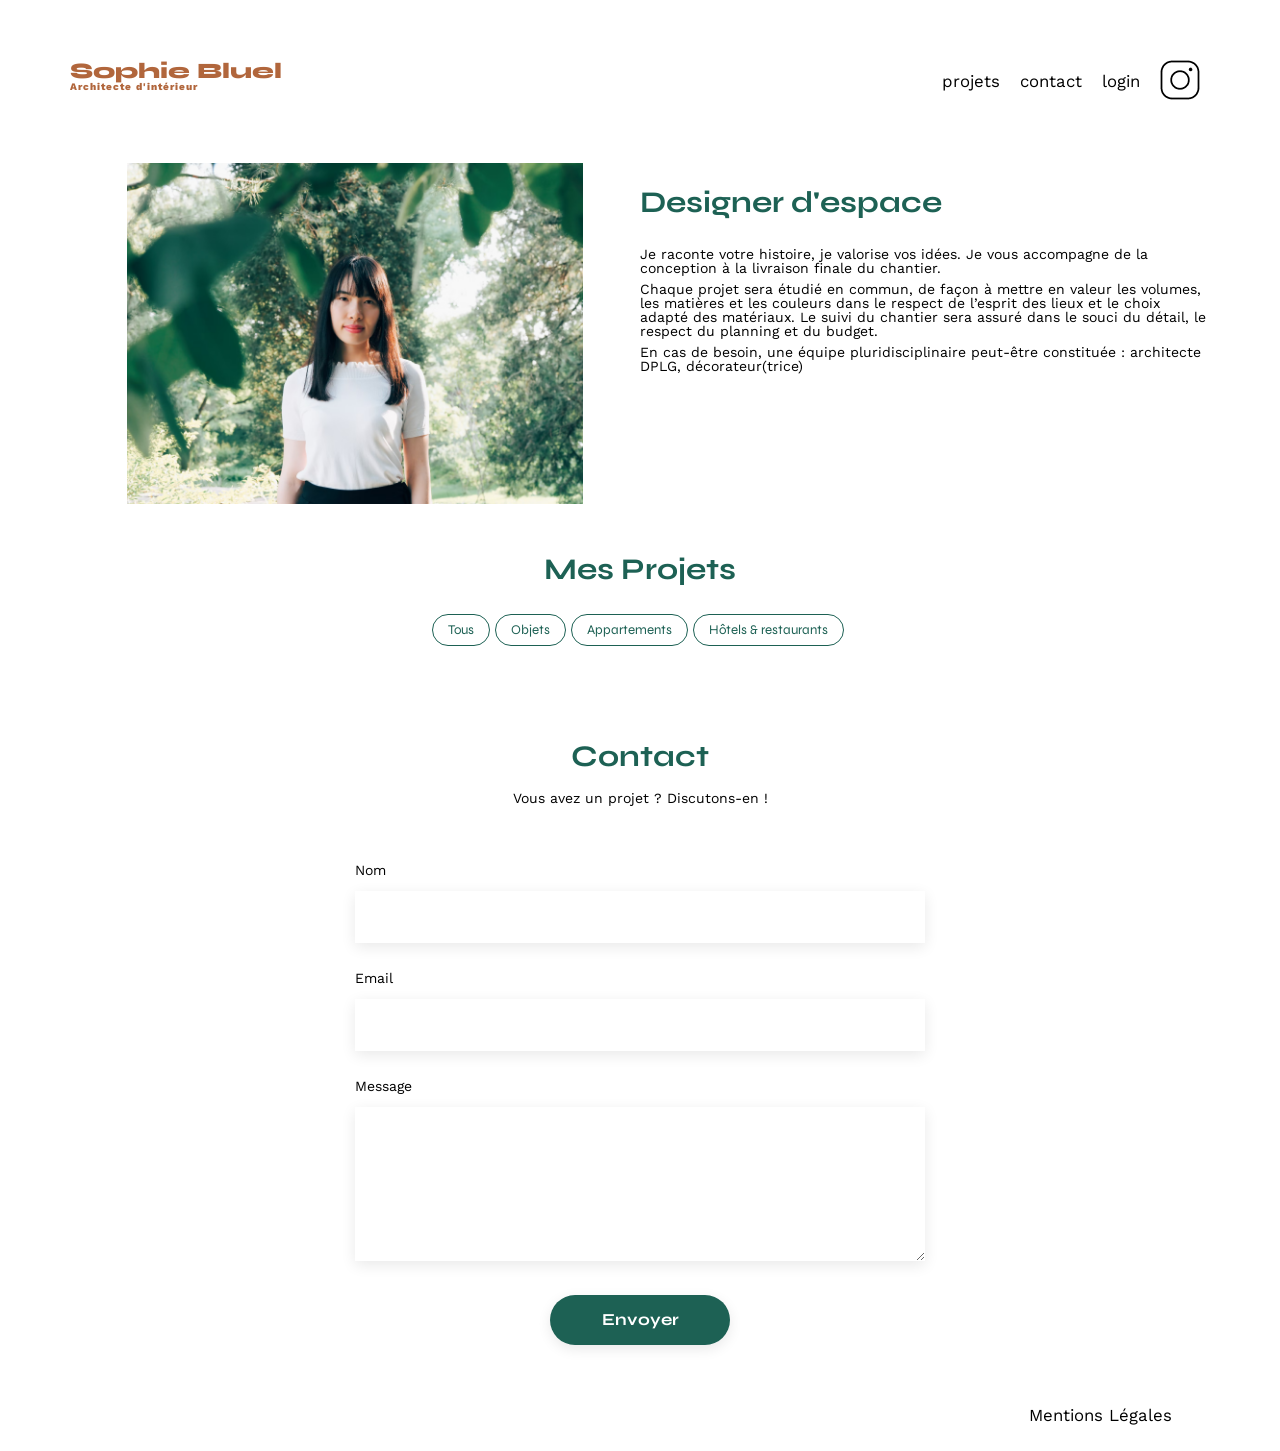
<file: FrontEnd/index.html>
<!DOCTYPE html>
<html lang="fr">

<head>
	<meta charset="UTF-8">
	<title>Sophie Bluel - Architecte d'intérieur</title>
	<meta name="viewport" content="width=device-width, initial-scale=1.0">
	<link rel="preconnect" href="https://fonts.googleapis.com">
	<link rel="preconnect" href="https://fonts.gstatic.com" crossorigin>
	<link href="https://fonts.googleapis.com/css2?family=Syne:wght@700;800&family=Work+Sans&display=swap"
		rel="stylesheet">
	<link rel="stylesheet" href="https://cdnjs.cloudflare.com/ajax/libs/font-awesome/6.2.1/css/all.min.css"
		integrity="sha512-MV7K8+y+gLIBoVD59lQIYicR65iaqukzvf/nwasF0nqhPay5w/9lJmVM2hMDcnK1OnMGCdVK+iQrJ7lzPJQd1w=="
		crossorigin="anonymous" referrerpolicy="no-referrer">
	<meta name="description" content="">
	<link rel="stylesheet" href="./assets/style.css">
	<script src="./assets/js/works.js" defer></script>
	<script type="module" src="./assets/js/modal.js" defer></script>
	<script type="module" src="./assets/js/logout.js" defer></script>
	<script type="module" src="./assets/js/functions.js" defer></script>
</head>

<body>
	<header>
		<h1>Sophie Bluel <span>Architecte d'intérieur</span></h1>
		<nav>
			<ul>
				<li><a href="./index.html">projets</a></li>
				<li><a href="#contact">contact</a></li>
				<li><a id="login__button" href="./login.html">login</a></li>
				<li><img src="./assets/icons/instagram.png" alt="Instagram"></li>
			</ul>
		</nav>
	</header>
	<main>
		<section id="introduction">
			<figure>
				<img src="./assets/images/sophie-bluel.png" alt="Sophie Bluel architecte d'intérieur">
			</figure>
			<article>
				<h2>Designer d'espace</h2>
				<p>Je raconte votre histoire, je valorise vos idées. Je vous accompagne de la conception à la livraison
					finale du chantier.</p>
				<p>Chaque projet sera étudié en commun, de façon à mettre en valeur les volumes, les matières et les
					couleurs dans le respect de l’esprit des lieux et le choix adapté des matériaux. Le suivi du
					chantier sera assuré dans le souci du détail, le respect du planning et du budget.</p>
				<p>En cas de besoin, une équipe pluridisciplinaire peut-être constituée : architecte DPLG,
					décorateur(trice)</p>
			</article>
		</section>
		<section id="portfolio">
			<h2>Mes Projets</h2>
			<div class="filter">
				<button class="filter__btn">Tous</button>
				<button class="filter__btn">Objets</button>
				<button class="filter__btn">Appartements</button>
				<button class="filter__btn">Hôtels & restaurants</button>
			</div>
			<div class="gallery">
			</div>
		</section>
		<section id="contact">
			<h2>Contact</h2>
			<p>Vous avez un projet ? Discutons-en !</p>
			<form action="#" method="post">
				<label for="name">Nom</label>
				<input type="text" name="name" id="name">
				<label for="email">Email</label>
				<input type="email" name="email" id="email">
				<label for="message">Message</label>
				<textarea name="message" id="message" cols="30" rows="10"></textarea>
				<input type="submit" value="Envoyer">
			</form>
		</section>
	</main>

	<footer>
		<nav>
			<ul>
				<li>Mentions Légales</li>
			</ul>
		</nav>
	</footer>
</body>

</html>
</file>
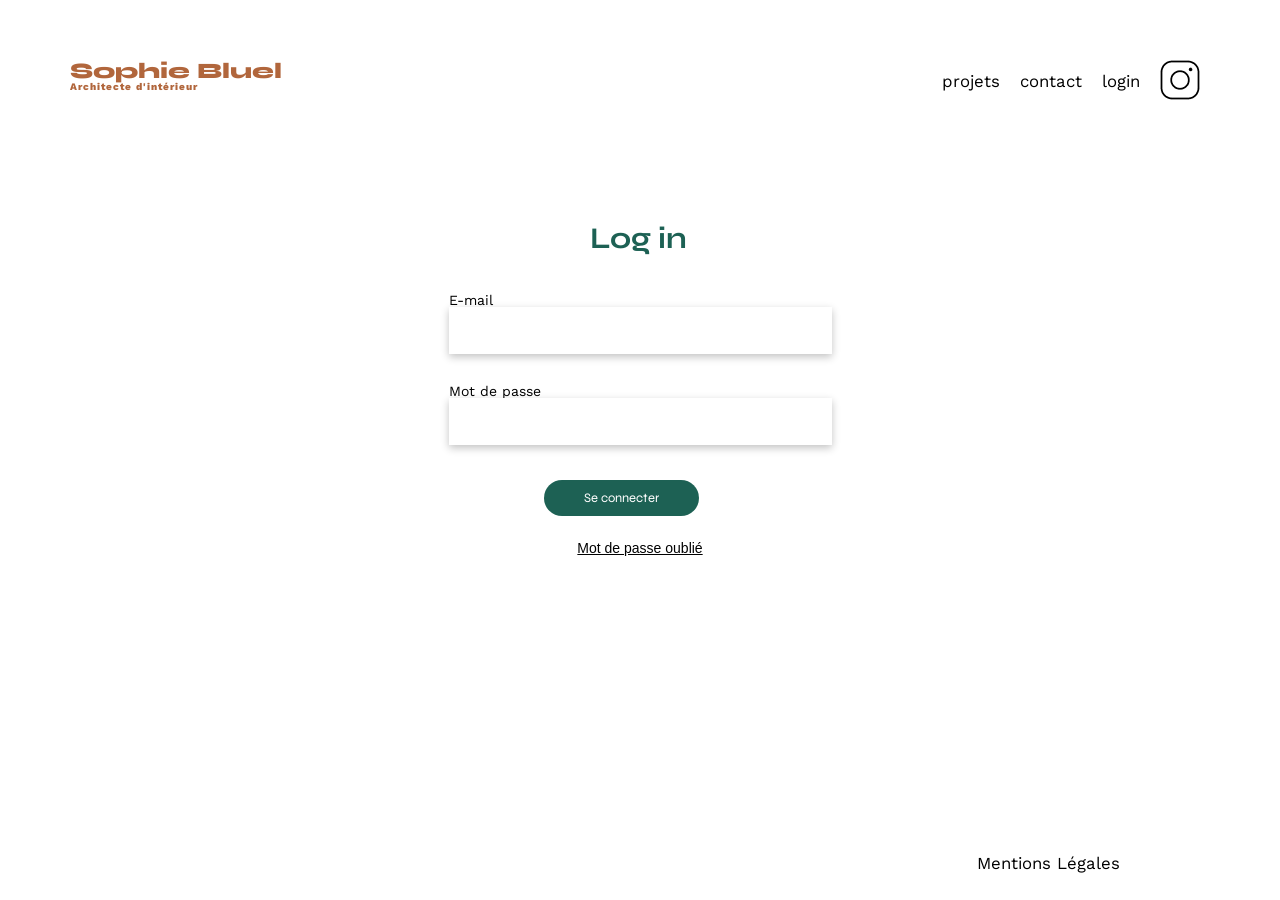
<file: FrontEnd/login.html>
<!DOCTYPE html>
<html lang="fr">

<head>
    <meta charset="UTF-8">
    <title>Sophie Bluel - Architecte d'intérieur</title>
    <meta name="viewport" content="width=device-width, initial-scale=1.0">
    <link rel="preconnect" href="https://fonts.googleapis.com">
    <link rel="preconnect" href="https://fonts.gstatic.com" crossorigin>
    <link href="https://fonts.googleapis.com/css2?family=Syne:wght@700;800&family=Work+Sans&display=swap"
        rel="stylesheet">
    <meta name="description" content="">
    <link rel="stylesheet" href="./assets/style.css">
    <script src="./assets/js/login.js" defer></script>
</head>

<body>
    <header>
        <h1>Sophie Bluel <span>Architecte d'intérieur</span></h1>
        <nav>
            <ul>
                <li><a href="./index.html">projets</a></li>
                <li>contact</li>
                <li><a href="./login.html">login</a></li>
                <li><img src="./assets/icons/instagram.png" alt="Instagram"></li>
            </ul>
        </nav>
    </header>
    <main>
        <div class="login">
            <h1 id="login__title">Log in</h1>
            <form class="login__form" >
                <label for="email" >E-mail</label>
                <input type="email"  id="email" name="email" required>
                <label for="password" >Mot de passe</label>
                <input type="password"  id="password" name="password" required>
                <button class="button login__btn">Se connecter</button>
            </form>
            <a href="#" class="forgot__password">Mot de passe oublié</a>
        </div>
    </main>
    <footer class="footer__login" >
        <nav>
            <ul>
                <li>Mentions Légales</li>
            </ul>
        </nav>
    </footer>
</body>

</html>
</file>
<file: FrontEnd/assets/style.css>
/* http://meyerweb.com/eric/tools/css/reset/
   v2.0 | 20110126
   License: none (public domain)
*/

html,
body,
div,
span,
applet,
object,
iframe,
h1,
h2,
h3,
h4,
h5,
h6,
p,
blockquote,
pre,
a,
abbr,
acronym,
address,
big,
cite,
code,
del,
dfn,
em,
img,
ins,
kbd,
q,
s,
samp,
small,
strike,
strong,
sub,
sup,
tt,
var,
b,
u,
i,
center,
dl,
dt,
dd,
ol,
ul,
li,
fieldset,
form,
label,
legend,
table,
caption,
tbody,
tfoot,
thead,
tr,
th,
td,
article,
aside,
canvas,
details,
embed,
figure,
figcaption,
footer,
header,
hgroup,
menu,
nav,
output,
ruby,
section,
summary,
time,
mark,
audio,
video {
	margin: 0;
	padding: 0;
	border: 0;
	font-size: 100%;
	font: inherit;
	vertical-align: baseline;
}

/* HTML5 display-role reset for older browsers */
article,
aside,
details,
figcaption,
figure,
footer,
header,
hgroup,
menu,
nav,
section {
	display: block;
}

body {
	line-height: 1;
}

ol,
ul {
	list-style: none;
}

blockquote,
q {
	quotes: none;
}

blockquote:before,
blockquote:after,
q:before,
q:after {
	content: '';
	content: none;
}

table {
	border-collapse: collapse;
	border-spacing: 0;
}

/** end reset css**/
.button {
	display: flex;
	justify-content: center;
	padding: 8px 45px 8px 45px;
	border-radius: 25px;
	border: none;
	background-color: #1D6154;
	color: white;
	font-size: 13px;
	font-family: 'Syne';
	align-items: center;
}


body {
	max-width: 1140px;
	margin: auto;
	font-family: 'Work Sans';
	font-size: 14px;
}

/********** HEADER EDIT MODE **********/

.edit__header {
	position: fixed;
	display: flex;
	flex-direction: row;
	justify-content: center;
	align-items: center;
	background-color: black;
	width: 100%;
	height: 55px;
	z-index: 11;
	top: 0;
	left: 0;
	right: 0;

}

.edit__header__update__logo {
	color: white;
	font-size: 20px;
}

.edit__header__update__text {
	color: white;
	font-size: 15px;
	margin: 0 10px 0 10px;
}

.edit__header__update__button {
	border: none;
	background-color: white;
	color: black;
	border-radius: 25px;
	padding: 10px 25px 10px 25px;
	font-weight: 700;
}

/********** MODAL **********/

.modal {
	background-color: rgba(0, 0, 0, 0.4);
	position: fixed;
	top: 0;
	left: 0;
	width: 100%;
	height: 100vh;
	display: flex;
	justify-content: center;
	align-items: center;
	z-index: 10;
}

.modal__close__logo {
	margin-top: 20px;
	position: relative;
	font-size: 17px;
	left: 43%;
}

.modal__close__txt {
	font-size: 0px;
}

.modal__title {
	font-size: 25px;
	margin: 10px 0 30px 0;
}

/***** DELETE MODAL *****/

.modal__content__delete {
	background-color: white;
	border-radius: 10px;
	display: flex;
	flex-direction: column;
	align-items: center;
	min-width: 50vh;
	width: 30%;
	height: 75vh;
}

.modal__selector {
	width: 70%;
	height: 40vh;
	display: flex;
	flex-direction: row;
	flex-wrap: wrap;
	align-items: start;
	justify-content: flex-start;
}

.modal__item__container {
	width: 18%;
	height: 30%;
	position: relative;
	margin: 0 2px 0 4px;
	top: 2px;
}

.move__logo__container {
	position: absolute;
	right: 23px;
	top: 5px;
}

.move__logo {
	display: flex;
	justify-content: center;
	align-items: center;
	background-color: black;
	width: 15px;
	height: 15px;
	color: white;
	font-size: 10px;
	font-weight: 900;
}

.trash__logo__container {
	position: absolute;
	right: 5px;
	top: 5px;
}

.trash__logo {
	display: flex;
	justify-content: center;
	align-items: center;
	background-color: black;
	width: 15px;
	height: 15px;
	color: white;
	font-size: 10px;
	font-weight: 900;
}

.trash__logo--selected {
	background-color: red;
}

.modal__item {
	width: 100%;
	height: 90%;
}

.modal__item__txt {
	background-color: white;
	font-size: 11px;
	height: 15px;
}

.modal__line {
	border-bottom: #B3B3B3 1px solid;
	width: 70%;
	margin-top: 30px;
}

.modal__add__btn {
	margin-top: 35px;
}

.modal__delete__btn {
	margin-top: 25px;
	border: none;
	background-color: white;
	color: #D65353;
	font-family: 'Syne';
	font-size: 12px;
	font-weight: 100;
}

/***** END DELETE MODAL *****/

/***** ADD MODAL *****/

.modal__content__add {
	background-color: white;
	border-radius: 10px;
	display: flex;
	flex-direction: column;
	align-items: center;
	min-width: 50vh;
	width: 30%;
	height: 70vh;
}

.modal__arrow__logo {
	margin-top: 25px;
	position: relative;
	font-size: 17px;
	right: 43%;
}

.modal__add__close__logo {
	margin-top: -15px;
	position: relative;
	font-size: 17px;
	left: 43%;
}

.modal__form {
	width: 70%;
	display: flex;
	flex-direction: column;
	align-items: center;
	height: 55vh;

}

.modal__img__container {
	border-radius: 4px;
	background-color: #E8F1F6;
	display: flex;
	flex-direction: column;
	align-items: center;
	width: 100%;
	height: 160px;
}

.modal__img__logo {
	font-size: 40px;
	margin-top: 25px;
}

.modal__img__add__label {
	margin-top: 15px;

	padding: 10px 25px 10px 25px;
	font-size: 12px;
	background-color: #CBD6DC;
	color: #306685;
}

#file__upload {
	display: none;
}

.modal__img__txt {
	margin-top: 10px;
	font-size: 9px;
}

.img__hidden {
	display: none;
}

#img__upload {
	object-fit: fill;
	width: 160px;
	height: 160px;
	position: absolute;

}

.modal__title__work {
	margin-top: 25px;
	margin-bottom: 10px;
	font-size: 13px;
	position: relative;
	right: 45%;
}

#modal__title__input {
	border: none;
	background-color: white;
	box-shadow: rgba(0, 0, 0, 0.15) 0px 3px 8px;
	width: 99%;
	height: 45px;
}

.modal__category__work {
	margin-top: 25px;
	margin-bottom: 10px;
	font-size: 13px;
	position: relative;
	right: 40%;
}

#modal__category__select {
	border: none;
	background-color: white;
	box-shadow: rgba(0, 0, 0, 0.15) 0px 3px 8px;
	width: 100%;
	height: 45px;
}

.modal__line__add {
	border-bottom: #B3B3B3 1px solid;
	width: 100%;
	margin-top: 40px;
}

.modal__upload__btn {
	margin-top: 30px;
	width: 50%;
	background-color: #A7A7A7;
}

.green {
	background-color: #1D6154;
}

/***** END ADD MODAL *****/

/***** END MODAL *****/

header {
	display: flex;
	justify-content: space-between;
	margin: 60px 0
}

section {
	margin: 50px 0
}

h1 {
	display: flex;
	flex-direction: column;
	font-family: 'Syne';
	font-size: 22px;
	font-weight: 800;
	color: #B1663C
}

h1>span {
	font-family: 'Work Sans';
	font-size: 10px;
	letter-spacing: 0.1em;
}

h2 {
	font-family: 'Syne';
	font-weight: 700;
	font-size: 30px;
	color: #1D6154
}

nav ul {
	display: flex;
	align-items: center;
	list-style-type: none;
}

nav li {
	padding: 0 10px;
	font-size: 1.2em;
}

nav li a {
	text-decoration: none;
	color: black;
}

li:hover {
	color: #B1663C;
}

li:hover a {
	color: #B1663C;
}

#introduction {
	display: flex;
	align-items: center;
}

#introduction figure {
	flex: 1
}

#introduction img {
	display: block;
	margin: auto;
	width: 80%;
}

#introduction article {
	flex: 1
}

#introduction h2 {
	margin-bottom: 1em;
}

#introduction p {
	margin-bottom: 0.5em;
}

#portfolio h2 {
	text-align: center;
	margin-bottom: 1em;
}

/***** UPDATE BUTTONS FOR ADMIN *****/

.update__logo {
	color: black;
	font-weight: 100;
}

.first__update__logo {
	position: relative;
	left: 10%;
}

.first__update__logo+.update__button {
	position: relative;
	left: 10%;
}

.second__update__logo {
	position: relative;
	top: -70px;
	margin-bottom: 50px;
}

article>h2 {
	margin-top: -100px;

}

.third__update__logo {
	margin-left: 30px;
	font-size: 17px;
}

.update__button {
	letter-spacing: .05rem;
	cursor: pointer;
	border: none;
	background-color: white;
	padding: 15px 15px 15px 8px;
}

/***** END UPDATE BUTTONS FOR ADMIN *****/

.filter {
	display: flex;
	flex-direction: row;
	justify-content: center;
	margin-bottom: 45px;
}

.filter__btn {
	font-family: 'Syne';
	background-color: white;
	padding: 7px 15px 7px 15px;
	border-radius: 25px;
	margin-right: 5px;
	color: #1D6154;
	border: #1D6154 1px solid;
}

.filter__btn--selected {
	background-color: #1D6154;
	color: white;
}

/**************************************/


.gallery {
	width: 100%;
	display: grid;
	grid-template-columns: 1fr 1fr 1fr;
	grid-column-gap: 20px;
	grid-row-gap: 20px;
}

.gallery img {
	width: 100%;

}

#contact {
	width: 50%;
	margin: auto;
}

#contact>* {
	text-align: center;

}

#contact h2 {
	margin-bottom: 20px;
}

#contact form {
	text-align: left;
	margin-top: 30px;
	display: flex;
	flex-direction: column;
}

#contact input {
	height: 50px;
	font-size: 1.2em;
	border: none;
	box-shadow: 0px 4px 14px rgba(0, 0, 0, 0.09);
}

#contact label {
	margin: 2em 0 1em 0;
}

#contact textarea {
	border: none;
	box-shadow: 0px 4px 14px rgba(0, 0, 0, 0.09);
}

input[type="submit"] {
	font-family: 'Syne';
	font-weight: 700;
	color: white;
	background-color: #1D6154;
	margin: 2em auto;
	width: 180px;
	text-align: center;
	border-radius: 60px;
}

/***** LOG IN PAGE *****/
.login {
	display: flex;
	align-items: center;
	flex-direction: column;
	margin-top: 120px;
}

.login #login__title {
	font-size: 30px;
	color: #1D6154;
	font-weight: 700;
	width: 100px;
	height: 15px;
	margin-bottom: 25px;
}

.login label {
	display: flex;
	margin-top: 30px;
}

.login input {
	width: 379px;
	height: 45px;
	border: none;
	box-shadow: rgba(0, 0, 0, 0.24)0px 3px 8px;
}

.login .login__btn {
	margin-top: 35px;
	margin-bottom: 25px;
	margin-left: 25%;
	padding: 10px 40px 10px 40px;
}

.login .forgot__password {
	color: black;
	font-family: 'work', sans-serif;
	font-size: 14px;
}

/***** END LOG IN PAGE *****/
.footer__login {
	position: absolute;
	bottom: 0;
	width: 100%;
	left: 0;
}

footer nav ul {
	display: flex;
	justify-content: flex-end;
	margin: 2em;
}

.footer__login nav ul li {
	margin-right: 10%;
}
</file>
